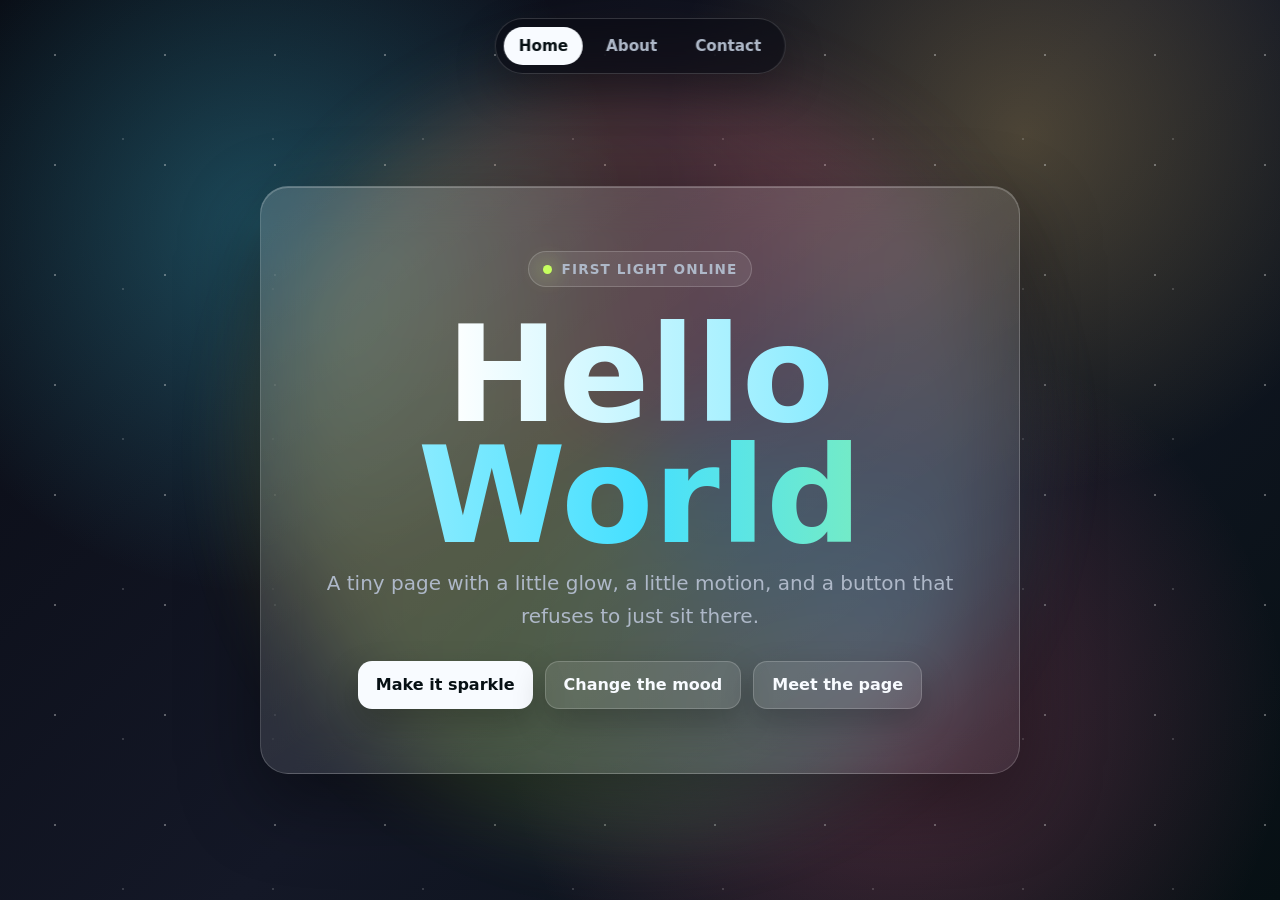
<file: index.html>
<!DOCTYPE html>
<html lang="en">
<head>
  <meta charset="UTF-8">
  <meta name="viewport" content="width=device-width, initial-scale=1.0">
  <title>Hello World</title>
  <link rel="stylesheet" href="styles.css">
</head>
<body>
  <nav class="site-nav" aria-label="Primary navigation">
    <a class="active" href="index.html">Home</a>
    <a href="about.html">About</a>
    <a href="contact.html">Contact</a>
  </nav>

  <main class="stage">
    <div class="stars" aria-hidden="true"></div>
    <div class="halo" aria-hidden="true"></div>

    <section class="card" id="card">
      <div class="badge"><span class="spark"></span> First Light Online</div>
      <h1><span class="gradient-text">Hello World</span></h1>
      <p class="lead" id="message">A tiny page with a little glow, a little motion, and a button that refuses to just sit there.</p>
      <div class="actions">
        <button id="surpriseBtn" type="button">Make it sparkle</button>
        <button class="secondary" id="colorBtn" type="button">Change the mood</button>
        <a class="button secondary" href="about.html">Meet the page</a>
      </div>
    </section>

    <div class="toast" id="toast" role="status" aria-live="polite">Hello, beautifully.</div>
  </main>

  <script src="script.js"></script>
</body>
</html>
</file>
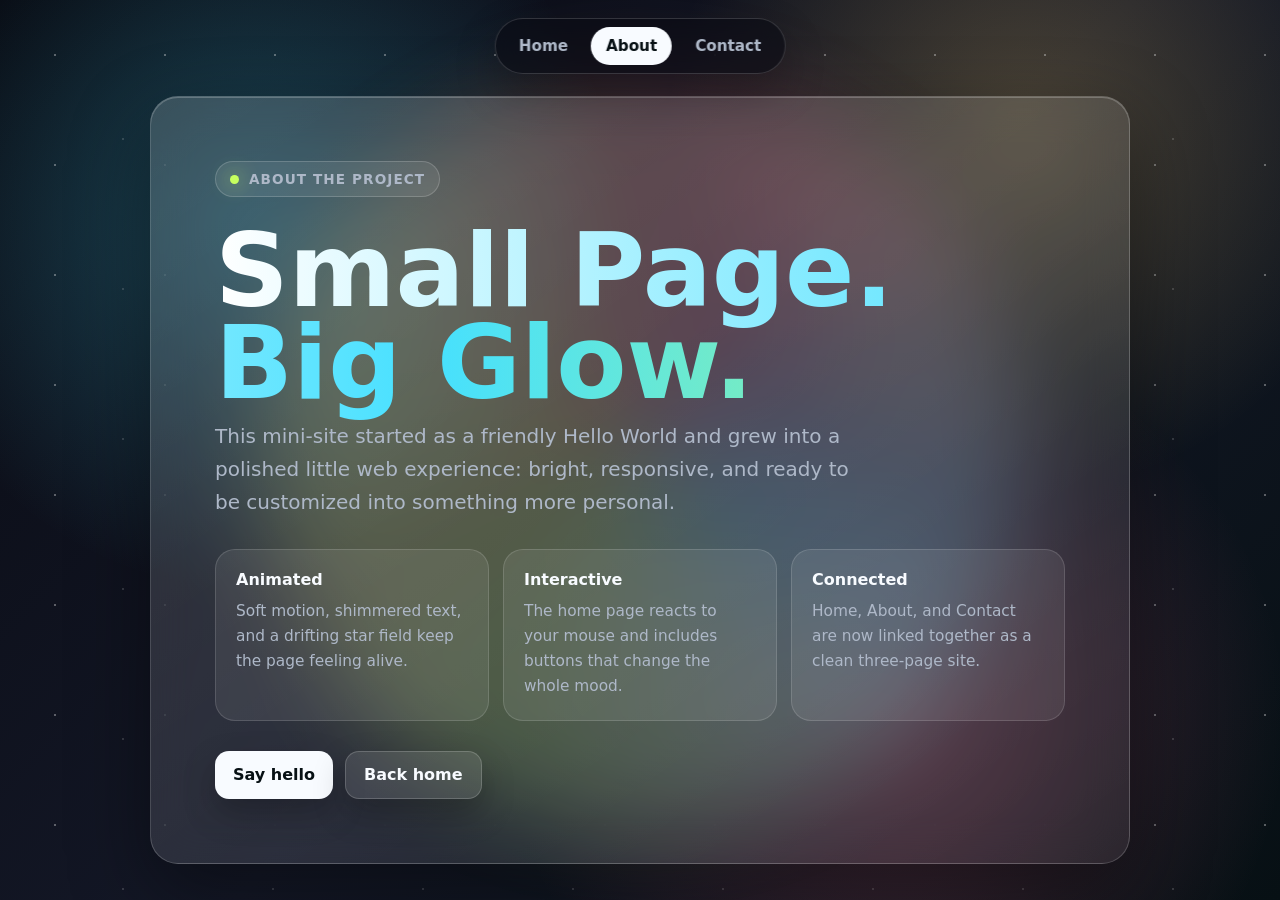
<file: about.html>
<!DOCTYPE html>
<html lang="en">
<head>
  <meta charset="UTF-8">
  <meta name="viewport" content="width=device-width, initial-scale=1.0">
  <title>About | Hello World</title>
  <link rel="stylesheet" href="styles.css">
</head>
<body>
  <nav class="site-nav" aria-label="Primary navigation">
    <a href="index.html">Home</a>
    <a class="active" href="about.html">About</a>
    <a href="contact.html">Contact</a>
  </nav>

  <main class="stage">
    <div class="stars" aria-hidden="true"></div>
    <div class="halo" aria-hidden="true"></div>

    <section class="card wide-card" id="card">
      <div class="badge"><span class="spark"></span> About the project</div>
      <h1 class="page-title"><span class="gradient-text">Small Page. Big Glow.</span></h1>
      <p class="lead">This mini-site started as a friendly Hello World and grew into a polished little web experience: bright, responsive, and ready to be customized into something more personal.</p>

      <div class="feature-grid">
        <article class="feature">
          <h2>Animated</h2>
          <p>Soft motion, shimmered text, and a drifting star field keep the page feeling alive.</p>
        </article>
        <article class="feature">
          <h2>Interactive</h2>
          <p>The home page reacts to your mouse and includes buttons that change the whole mood.</p>
        </article>
        <article class="feature">
          <h2>Connected</h2>
          <p>Home, About, and Contact are now linked together as a clean three-page site.</p>
        </article>
      </div>

      <div class="actions">
        <a class="button" href="contact.html">Say hello</a>
        <a class="button secondary" href="index.html">Back home</a>
      </div>
    </section>
  </main>

  <script src="script.js"></script>
</body>
</html>
</file>
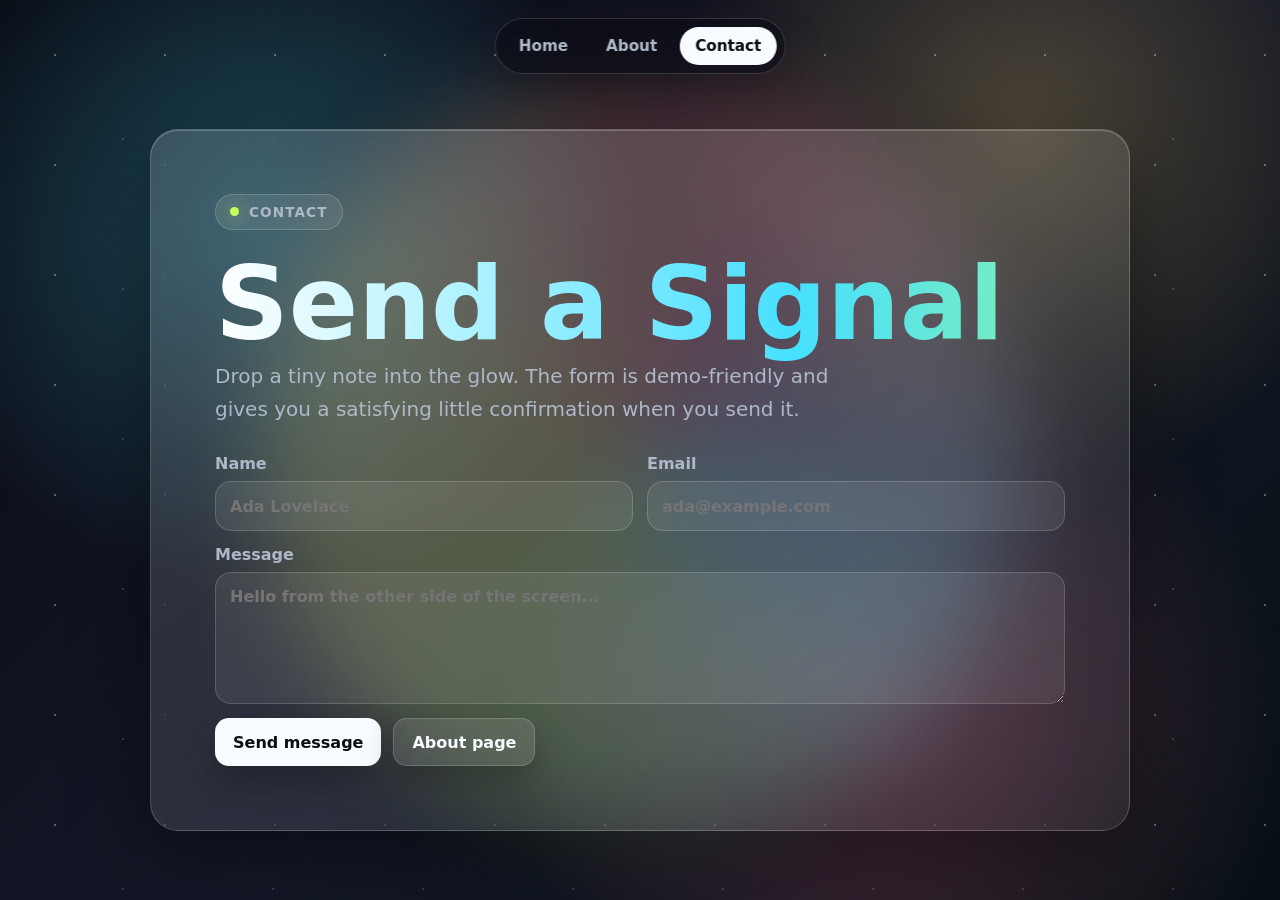
<file: contact.html>
<!DOCTYPE html>
<html lang="en">
<head>
  <meta charset="UTF-8">
  <meta name="viewport" content="width=device-width, initial-scale=1.0">
  <title>Contact | Hello World</title>
  <link rel="stylesheet" href="styles.css">
</head>
<body>
  <nav class="site-nav" aria-label="Primary navigation">
    <a href="index.html">Home</a>
    <a href="about.html">About</a>
    <a class="active" href="contact.html">Contact</a>
  </nav>

  <main class="stage">
    <div class="stars" aria-hidden="true"></div>
    <div class="halo" aria-hidden="true"></div>

    <section class="card wide-card" id="card">
      <div class="badge"><span class="spark"></span> Contact</div>
      <h1 class="page-title"><span class="gradient-text">Send a Signal</span></h1>
      <p class="lead">Drop a tiny note into the glow. The form is demo-friendly and gives you a satisfying little confirmation when you send it.</p>

      <form class="contact-form" id="contactForm">
        <div class="field-row">
          <label>
            Name
            <input type="text" name="name" placeholder="Ada Lovelace" required>
          </label>
          <label>
            Email
            <input type="email" name="email" placeholder="ada@example.com" required>
          </label>
        </div>
        <label>
          Message
          <textarea name="message" placeholder="Hello from the other side of the screen..." required></textarea>
        </label>
        <div class="actions">
          <button type="submit">Send message</button>
          <a class="button secondary" href="about.html">About page</a>
        </div>
      </form>
    </section>

    <div class="toast" id="toast" role="status" aria-live="polite">Message sent.</div>
  </main>

  <script src="script.js"></script>
</body>
</html>
</file>
<file: styles.css>
:root {
  color-scheme: dark;
  --bg: #080a12;
  --panel: rgba(255, 255, 255, 0.08);
  --panel-strong: rgba(255, 255, 255, 0.14);
  --text: #f8fbff;
  --muted: #aeb8c8;
  --cyan: #46e0ff;
  --lime: #c6ff5f;
  --coral: #ff6f91;
  --amber: #ffd166;
}

* {
  box-sizing: border-box;
}

body {
  margin: 0;
  min-height: 100vh;
  font-family: Inter, ui-sans-serif, system-ui, -apple-system, BlinkMacSystemFont, "Segoe UI", sans-serif;
  background:
    radial-gradient(circle at 20% 25%, rgba(70, 224, 255, 0.28), transparent 30%),
    radial-gradient(circle at 80% 15%, rgba(255, 209, 102, 0.24), transparent 28%),
    radial-gradient(circle at 70% 80%, rgba(255, 111, 145, 0.26), transparent 34%),
    linear-gradient(135deg, #080a12 0%, #141827 52%, #071014 100%);
  color: var(--text);
}

a {
  color: inherit;
}

.stage {
  position: relative;
  display: grid;
  min-height: 100vh;
  place-items: center;
  padding: 92px 24px 32px;
  isolation: isolate;
  overflow: hidden;
}

.stars {
  position: fixed;
  inset: 0;
  z-index: -2;
  background-image:
    radial-gradient(circle, rgba(255, 255, 255, 0.9) 0 1px, transparent 1.5px),
    radial-gradient(circle, rgba(255, 255, 255, 0.45) 0 1px, transparent 1.5px);
  background-position: 0 0, 48px 64px;
  background-size: 110px 110px, 150px 150px;
  opacity: 0.36;
  animation: drift 24s linear infinite;
}

.halo {
  position: fixed;
  width: min(82vw, 760px);
  aspect-ratio: 1;
  border-radius: 50%;
  z-index: -1;
  background: conic-gradient(from 120deg, var(--cyan), var(--lime), var(--amber), var(--coral), var(--cyan));
  filter: blur(42px);
  opacity: 0.22;
  animation: spin 14s linear infinite;
}

.site-nav {
  position: fixed;
  top: 18px;
  left: 50%;
  z-index: 20;
  display: flex;
  gap: 8px;
  padding: 8px;
  border: 1px solid rgba(255, 255, 255, 0.16);
  border-radius: 999px;
  background: rgba(8, 10, 18, 0.58);
  box-shadow: 0 18px 44px rgba(0, 0, 0, 0.24);
  backdrop-filter: blur(18px);
  transform: translateX(-50%);
}

.site-nav a {
  display: inline-flex;
  align-items: center;
  min-height: 38px;
  padding: 0 15px;
  border-radius: 999px;
  color: var(--muted);
  font-size: 0.95rem;
  font-weight: 800;
  text-decoration: none;
  transition: background 160ms ease, color 160ms ease, transform 160ms ease;
}

.site-nav a:hover {
  background: rgba(255, 255, 255, 0.1);
  color: var(--text);
  transform: translateY(-1px);
}

.site-nav a.active {
  background: var(--text);
  color: #071014;
}

.card {
  width: min(760px, 100%);
  padding: clamp(28px, 7vw, 64px);
  border: 1px solid rgba(255, 255, 255, 0.18);
  border-radius: 28px;
  background: linear-gradient(145deg, rgba(255, 255, 255, 0.16), rgba(255, 255, 255, 0.06));
  box-shadow: 0 28px 80px rgba(0, 0, 0, 0.42), inset 0 1px rgba(255, 255, 255, 0.22);
  text-align: center;
  backdrop-filter: blur(22px);
  transform-style: preserve-3d;
  transition: transform 180ms ease, border-color 180ms ease;
}

.card:hover {
  border-color: rgba(255, 255, 255, 0.38);
}

.wide-card {
  width: min(980px, 100%);
  text-align: left;
}

.badge {
  display: inline-flex;
  align-items: center;
  gap: 10px;
  min-height: 36px;
  padding: 8px 14px;
  border: 1px solid rgba(255, 255, 255, 0.18);
  border-radius: 999px;
  background: rgba(255, 255, 255, 0.08);
  color: var(--muted);
  font-size: 0.85rem;
  font-weight: 700;
  letter-spacing: 0.08em;
  text-transform: uppercase;
}

.spark {
  width: 9px;
  height: 9px;
  border-radius: 50%;
  background: var(--lime);
  box-shadow: 0 0 20px var(--lime);
}

h1 {
  margin: 28px 0 10px;
  font-size: clamp(3rem, 11vw, 8.4rem);
  line-height: 0.9;
  letter-spacing: 0;
  text-wrap: balance;
}

.page-title {
  font-size: clamp(3rem, 8vw, 6.4rem);
}

.gradient-text {
  background: linear-gradient(90deg, #ffffff, var(--cyan), var(--lime), var(--amber));
  -webkit-background-clip: text;
  background-clip: text;
  color: transparent;
  background-size: 220% 100%;
  animation: shimmer 5s ease-in-out infinite;
}

p {
  color: var(--muted);
  font-size: clamp(1rem, 2.5vw, 1.25rem);
  line-height: 1.65;
}

.lead {
  max-width: 640px;
  margin: 0 auto 28px;
}

.wide-card .lead {
  margin-right: 0;
  margin-left: 0;
}

.actions {
  display: flex;
  flex-wrap: wrap;
  justify-content: center;
  gap: 12px;
}

.wide-card .actions {
  justify-content: flex-start;
}

button,
.button {
  display: inline-flex;
  align-items: center;
  justify-content: center;
  min-height: 48px;
  padding: 0 18px;
  border: 0;
  border-radius: 14px;
  background: var(--text);
  color: #071014;
  font: inherit;
  font-weight: 800;
  cursor: pointer;
  text-decoration: none;
  box-shadow: 0 14px 32px rgba(0, 0, 0, 0.25);
  transition: transform 160ms ease, box-shadow 160ms ease, background 160ms ease;
}

button:hover,
.button:hover {
  transform: translateY(-2px);
  box-shadow: 0 18px 40px rgba(0, 0, 0, 0.32);
}

button:active,
.button:active {
  transform: translateY(0) scale(0.98);
}

.secondary {
  border: 1px solid rgba(255, 255, 255, 0.18);
  background: rgba(255, 255, 255, 0.1);
  color: var(--text);
}

.feature-grid {
  display: grid;
  grid-template-columns: repeat(3, minmax(0, 1fr));
  gap: 14px;
  margin: 30px 0;
}

.feature {
  min-height: 154px;
  padding: 20px;
  border: 1px solid rgba(255, 255, 255, 0.14);
  border-radius: 20px;
  background: rgba(255, 255, 255, 0.08);
}

.feature h2 {
  margin: 0 0 10px;
  font-size: 1rem;
}

.feature p {
  margin: 0;
  font-size: 0.96rem;
}

.contact-form {
  display: grid;
  gap: 14px;
  margin-top: 28px;
}

.field-row {
  display: grid;
  grid-template-columns: repeat(2, minmax(0, 1fr));
  gap: 14px;
}

label {
  display: grid;
  gap: 8px;
  color: var(--muted);
  font-weight: 800;
}

input,
textarea {
  width: 100%;
  border: 1px solid rgba(255, 255, 255, 0.16);
  border-radius: 16px;
  background: rgba(255, 255, 255, 0.08);
  color: var(--text);
  font: inherit;
  outline: 0;
  transition: border-color 160ms ease, box-shadow 160ms ease, background 160ms ease;
}

input {
  min-height: 50px;
  padding: 0 14px;
}

textarea {
  min-height: 132px;
  padding: 14px;
  resize: vertical;
}

input:focus,
textarea:focus {
  border-color: var(--cyan);
  background: rgba(255, 255, 255, 0.12);
  box-shadow: 0 0 0 4px rgba(70, 224, 255, 0.12);
}

.toast {
  position: fixed;
  left: 50%;
  bottom: 24px;
  z-index: 30;
  padding: 12px 16px;
  border: 1px solid rgba(255, 255, 255, 0.18);
  border-radius: 16px;
  background: rgba(8, 10, 18, 0.74);
  color: var(--text);
  box-shadow: 0 18px 50px rgba(0, 0, 0, 0.32);
  opacity: 0;
  pointer-events: none;
  transform: translate(-50%, 18px);
  transition: opacity 220ms ease, transform 220ms ease;
  backdrop-filter: blur(16px);
}

.toast.show {
  opacity: 1;
  transform: translate(-50%, 0);
}

@keyframes shimmer {
  0%, 100% { background-position: 0% 50%; }
  50% { background-position: 100% 50%; }
}

@keyframes drift {
  to { background-position: 110px 110px, 198px 214px; }
}

@keyframes spin {
  to { transform: rotate(360deg); }
}

@media (max-width: 760px) {
  .feature-grid,
  .field-row {
    grid-template-columns: 1fr;
  }

  .site-nav {
    width: calc(100% - 28px);
    justify-content: center;
  }
}

@media (max-width: 520px) {
  .stage {
    padding-top: 86px;
    overflow-y: auto;
  }

  .card {
    border-radius: 22px;
  }

  button,
  .button {
    width: 100%;
  }

  .site-nav a {
    min-height: 34px;
    padding: 0 11px;
    font-size: 0.88rem;
  }
}
</file>
